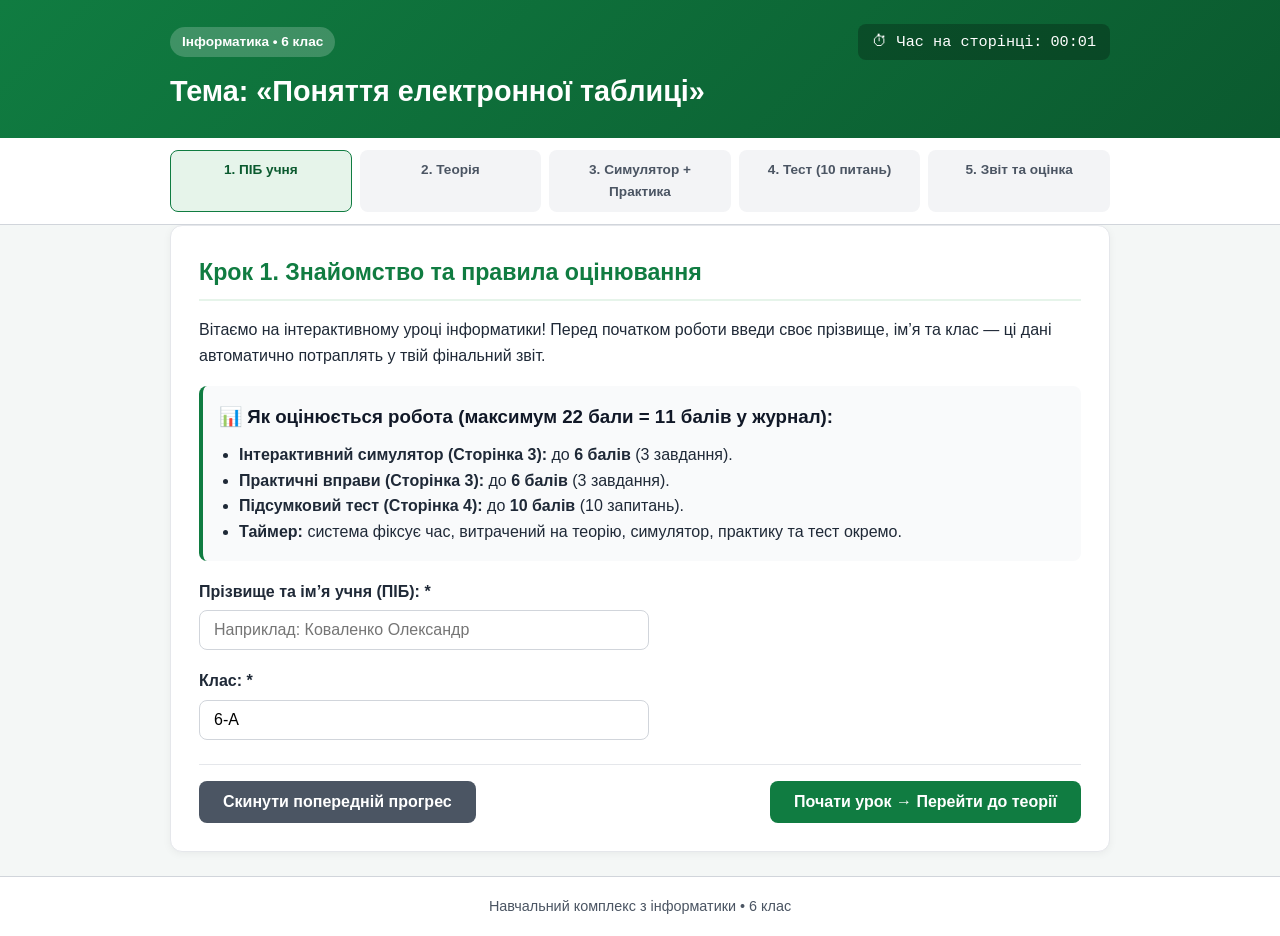
<file: index.html>
<!DOCTYPE html>
<html lang="uk">
<head>
    <meta charset="UTF-8">
    <meta name="viewport" content="width=device-width, initial-scale=1.0">
    <title>Крок 1: Реєстрація учня — Електронні таблиці (6 клас)</title>
    <link rel="stylesheet" href="style.css">
</head>
<body>
    <header>
        <div class="container">
            <div class="header-top">
                <span class="badge">Інформатика • 6 клас</span>
                <div class="timer-panel">⏱ Час на сторінці: <span id="page-timer">00:00</span></div>
            </div>
            <h1>Тема: «Поняття електронної таблиці»</h1>
        </div>
    </header>

    <div class="stepper-bar">
        <div class="container steps">
            <a href="index.html" class="step active">1. ПІБ учня</a>
            <a href="theory.html" class="step">2. Теорія</a>
            <a href="practice.html" class="step">3. Симулятор + Практика</a>
            <a href="test.html" class="step">4. Тест (10 питань)</a>
            <a href="report.html" class="step">5. Звіт та оцінка</a>
        </div>
    </div>

    <main class="container">
        <div class="card">
            <h2>Крок 1. Знайомство та правила оцінювання</h2>
            <p>Вітаємо на інтерактивному уроці інформатики! Перед початком роботи введи своє прізвище, ім’я та клас — ці дані автоматично потраплять у твій фінальний звіт.</p>

            <div class="info-box" style="margin: 18px 0;">
                <h3>📊 Як оцінюється робота (максимум 22 бали = 11 балів у журнал):</h3>
                <ul>
                    <li><strong>Інтерактивний симулятор (Сторінка 3):</strong> до <strong>6 балів</strong> (3 завдання).</li>
                    <li><strong>Практичні вправи (Сторінка 3):</strong> до <strong>6 балів</strong> (3 завдання).</li>
                    <li><strong>Підсумковий тест (Сторінка 4):</strong> до <strong>10 балів</strong> (10 запитань).</li>
                    <li><strong>Таймер:</strong> система фіксує час, витрачений на теорію, симулятор, практику та тест окремо.</li>
                </ul>
            </div>

            <form id="student-form">
                <div class="form-group">
                    <label for="student-name">Прізвище та ім’я учня (ПІБ): *</label>
                    <input type="text" id="student-name" class="input-field" placeholder="Наприклад: Коваленко Олександр" required>
                </div>

                <div class="form-group">
                    <label for="student-class">Клас: *</label>
                    <input type="text" id="student-class" class="input-field" placeholder="Наприклад: 6-А" value="6-А" required>
                </div>

                <div class="nav-buttons">
                    <button type="button" id="reset-progress-btn" class="btn btn-secondary">Скинути попередній прогрес</button>
                    <button type="submit" class="btn">Почати урок → Перейти до теорії</button>
                </div>
            </form>
        </div>
    </main>

    <footer>
        <div class="container">Навчальний комплекс з інформатики • 6 клас</div>
    </footer>

    <script src="app.js"></script>
    <script>
        document.addEventListener('DOMContentLoaded', () => {
            initPageTimer('page1', 'page-timer');
            const state = loadState();
            const nameInput = document.getElementById('student-name');
            const classInput = document.getElementById('student-class');

            if (state.studentName) nameInput.value = state.studentName;
            if (state.studentClass) classInput.value = state.studentClass;

            document.getElementById('student-form').addEventListener('submit', (e) => {
                e.preventDefault();
                const name = nameInput.value.trim();
                const cls = classInput.value.trim();
                if (!name) {
                    alert('Будь ласка, введи своє прізвище та ім’я!');
                    return;
                }
                commitCurrentPageTime();
                const updated = loadState();
                updated.studentName = name;
                updated.studentClass = cls || '6 клас';
                saveState(updated);
                window.location.href = 'theory.html';
            });

            document.getElementById('reset-progress-btn').addEventListener('click', () => {
                if (confirm('Ти впевнений, що хочеш очистити всі бали, відповіді та таймери?')) {
                    resetState();
                    nameInput.value = '';
                    classInput.value = '6-А';
                    pageEnterTimestamp = Date.now();
                    alert('Прогрес очищено!');
                }
            });
        });
    </script>
</body>
</html>
</file>
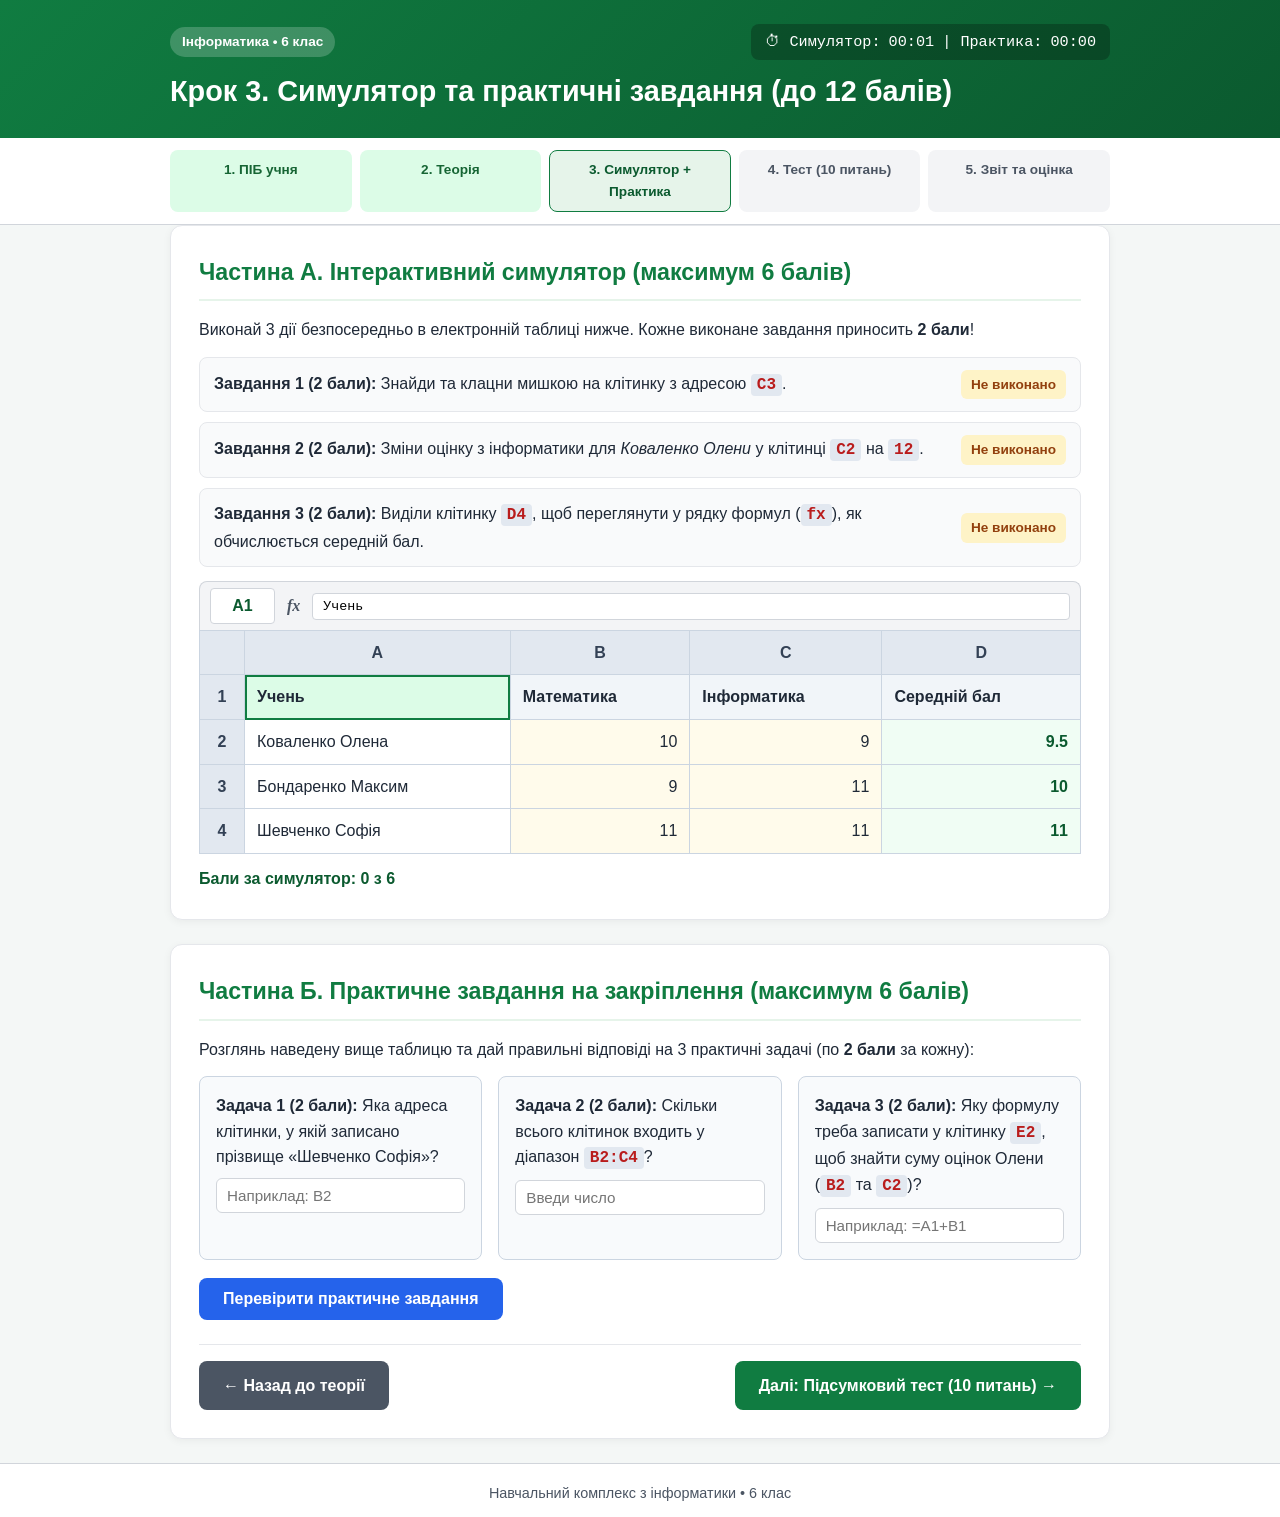
<file: practice.html>
<!DOCTYPE html>
<html lang="uk">
<head>
    <meta charset="UTF-8">
    <meta name="viewport" content="width=device-width, initial-scale=1.0">
    <title>Крок 3: Симулятор та Практика — Електронні таблиці (6 клас)</title>
    <link rel="stylesheet" href="style.css">
</head>
<body>
    <header>
        <div class="container">
            <div class="header-top">
                <span class="badge" id="header-student-info">Інформатика • 6 клас</span>
                <div class="timer-panel">
                    ⏱ Симулятор: <span id="sim-timer">00:00</span> | Практика: <span id="prac-timer">00:00</span>
                </div>
            </div>
            <h1>Крок 3. Симулятор та практичні завдання (до 12 балів)</h1>
        </div>
    </header>

    <div class="stepper-bar">
        <div class="container steps">
            <a href="index.html" class="step done">1. ПІБ учня</a>
            <a href="theory.html" class="step done">2. Теорія</a>
            <a href="practice.html" class="step active">3. Симулятор + Практика</a>
            <a href="test.html" class="step">4. Тест (10 питань)</a>
            <a href="report.html" class="step">5. Звіт та оцінка</a>
        </div>
    </div>

    <main class="container">
        <!-- ЧАСТИНА 1: СИМУЛЯТОР (6 балів) -->
        <div class="card">
            <h2>Частина А. Інтерактивний симулятор (максимум 6 балів)</h2>
            <p>Виконай 3 дії безпосередньо в електронній таблиці нижче. Кожне виконане завдання приносить <strong>2 бали</strong>!</p>

            <ul class="task-list">
                <li class="task-item">
                    <span><strong>Завдання 1 (2 бали):</strong> Знайди та клацни мишкою на клітинку з адресою <code>C3</code>.</span>
                    <span id="sim-status-1" class="task-status status-pending">Не виконано</span>
                </li>
                <li class="task-item">
                    <span><strong>Завдання 2 (2 бали):</strong> Зміни оцінку з інформатики для <em>Коваленко Олени</em> у клітинці <code>C2</code> на <code>12</code>.</span>
                    <span id="sim-status-2" class="task-status status-pending">Не виконано</span>
                </li>
                <li class="task-item">
                    <span><strong>Завдання 3 (2 бали):</strong> Виділи клітинку <code>D4</code>, щоб переглянути у рядку формул (<code>fx</code>), як обчислюється середній бал.</span>
                    <span id="sim-status-3" class="task-status status-pending">Не виконано</span>
                </li>
            </ul>

            <div class="formula-bar">
                <div class="address-box" id="active-address">A1</div>
                <div class="fx-label">fx</div>
                <input type="text" id="formula-input" readonly value="Учень">
            </div>

            <div class="table-wrapper">
                <table class="sheet" id="demo-spreadsheet">
                    <thead>
                        <tr>
                            <th style="width: 45px;"></th>
                            <th>A</th>
                            <th>B</th>
                            <th>C</th>
                            <th>D</th>
                        </tr>
                    </thead>
                    <tbody>
                        <tr>
                            <th>1</th>
                            <td data-addr="A1" class="selected-cell header-cell">Учень</td>
                            <td data-addr="B1" class="header-cell">Математика</td>
                            <td data-addr="C1" class="header-cell">Інформатика</td>
                            <td data-addr="D1" class="header-cell">Середній бал</td>
                        </tr>
                        <tr>
                            <th>2</th>
                            <td data-addr="A2">Коваленко Олена</td>
                            <td data-addr="B2" contenteditable="true" class="num-cell">10</td>
                            <td data-addr="C2" contenteditable="true" class="num-cell">9</td>
                            <td data-addr="D2" class="formula-cell" data-formula="=AVERAGE(B2:C2)">9.5</td>
                        </tr>
                        <tr>
                            <th>3</th>
                            <td data-addr="A3">Бондаренко Максим</td>
                            <td data-addr="B3" contenteditable="true" class="num-cell">9</td>
                            <td data-addr="C3" contenteditable="true" class="num-cell">11</td>
                            <td data-addr="D3" class="formula-cell" data-formula="=AVERAGE(B3:C3)">10</td>
                        </tr>
                        <tr>
                            <th>4</th>
                            <td data-addr="A4">Шевченко Софія</td>
                            <td data-addr="B4" contenteditable="true" class="num-cell">11</td>
                            <td data-addr="C4" contenteditable="true" class="num-cell">11</td>
                            <td data-addr="D4" class="formula-cell" data-formula="=AVERAGE(B4:C4)">11</td>
                        </tr>
                    </tbody>
                </table>
            </div>
            <p style="margin-top: 12px; font-weight: 600; color: var(--primary-dark);">
                Бали за симулятор: <span id="sim-score-display">0</span> з 6
            </p>
        </div>

        <!-- ЧАСТИНА 2: ПРАКТИЧНЕ ЗАВДАННЯ (6 балів) -->
        <div class="card">
            <h2>Частина Б. Практичне завдання на закріплення (максимум 6 балів)</h2>
            <p>Розглянь наведену вище таблицю та дай правильні відповіді на 3 практичні задачі (по <strong>2 бали</strong> за кожну):</p>

            <div class="practice-grid">
                <div class="practice-box">
                    <label for="prac-1"><strong>Задача 1 (2 бали):</strong> Яка адреса клітинки, у якій записано прізвище «Шевченко Софія»?</label>
                    <input type="text" id="prac-1" placeholder="Наприклад: B2">
                </div>

                <div class="practice-box">
                    <label for="prac-2"><strong>Задача 2 (2 бали):</strong> Скільки всього клітинок входить у діапазон <code>B2:C4</code>?</label>
                    <input type="number" id="prac-2" placeholder="Введи число">
                </div>

                <div class="practice-box">
                    <label for="prac-3"><strong>Задача 3 (2 бали):</strong> Яку формулу треба записати у клітинку <code>E2</code>, щоб знайти суму оцінок Олени (<code>B2</code> та <code>C2</code>)?</label>
                    <input type="text" id="prac-3" placeholder="Наприклад: =A1+B1">
                </div>
            </div>

            <div style="margin-top: 18px;">
                <button type="button" id="check-practice-btn" class="btn btn-accent">Перевірити практичне завдання</button>
            </div>
            <div id="practice-feedback" class="alert hidden"></div>

            <div class="nav-buttons">
                <a href="theory.html" class="btn btn-secondary">← Назад до теорії</a>
                <a href="test.html" class="btn">Далі: Підсумковий тест (10 питань) →</a>
            </div>
        </div>
    </main>

    <footer>
        <div class="container">Навчальний комплекс з інформатики • 6 клас</div>
    </footer>

    <script src="app.js"></script>
    <script>
        document.addEventListener('DOMContentLoaded', () => {
            const state = loadState();
            const userBadge = document.getElementById('header-student-info');
            if (userBadge && state.studentName) {
                userBadge.textContent = `Учень: ${state.studentName} (${state.studentClass})`;
            }

            // Окремий таймер для симулятора та практики на сторінці 3
            let activeSubTask = 'page3_sim'; // спочатку йде час симулятора, після виконання 3 завдань - практики
            let lastTick = Date.now();

            const simTimerEl = document.getElementById('sim-timer');
            const pracTimerEl = document.getElementById('prac-timer');

            function updateSubTimers() {
                const now = Date.now();
                const delta = (now - lastTick) / 1000;
                lastTick = now;

                const s = loadState();
                // Перевіряємо, чи виконані всі 3 завдання симулятора
                if (s.simTasks.t1 && s.simTasks.t2 && s.simTasks.t3) {
                    activeSubTask = 'page3_prac';
                }
                s.times[activeSubTask] = (s.times[activeSubTask] || 0) + delta;
                saveState(s);

                simTimerEl.textContent = formatSeconds(s.times.page3_sim || 0);
                pracTimerEl.textContent = formatSeconds(s.times.page3_prac || 0);
            }

            setInterval(updateSubTimers, 1000);

            // Оновлення UI симулятора зі збереженого стану
            function refreshSimUI() {
                const s = loadState();
                let simPoints = 0;
                if (s.simTasks.t1) {
                    document.getElementById('sim-status-1').textContent = 'Виконано (+2 б.)';
                    document.getElementById('sim-status-1').className = 'task-status status-done';
                    simPoints += 2;
                }
                if (s.simTasks.t2) {
                    document.getElementById('sim-status-2').textContent = 'Виконано (+2 б.)';
                    document.getElementById('sim-status-2').className = 'task-status status-done';
                    simPoints += 2;
                }
                if (s.simTasks.t3) {
                    document.getElementById('sim-status-3').textContent = 'Виконано (+2 б.)';
                    document.getElementById('sim-status-3').className = 'task-status status-done';
                    simPoints += 2;
                }
                s.scores.simulator = simPoints;
                saveState(s);
                document.getElementById('sim-score-display').textContent = simPoints;
            }

            refreshSimUI();

            // Логіка симулятора
            const cells = document.querySelectorAll('#demo-spreadsheet td');
            const addressBox = document.getElementById('active-address');
            const formulaInput = document.getElementById('formula-input');

            cells.forEach(cell => {
                cell.addEventListener('click', () => {
                    cells.forEach(c => c.classList.remove('selected-cell'));
                    cell.classList.add('selected-cell');

                    const addr = cell.getAttribute('data-addr');
                    addressBox.textContent = addr;

                    if (cell.hasAttribute('data-formula')) {
                        formulaInput.value = cell.getAttribute('data-formula');
                    } else {
                        formulaInput.value = cell.textContent.trim();
                    }

                    const s = loadState();
                    if (addr === 'C3' && !s.simTasks.t1) {
                        s.simTasks.t1 = true;
                        saveState(s);
                        refreshSimUI();
                    }
                    if (addr === 'D4' && !s.simTasks.t3) {
                        s.simTasks.t3 = true;
                        saveState(s);
                        refreshSimUI();
                    }
                });

                if (cell.classList.contains('num-cell')) {
                    cell.addEventListener('input', () => {
                        const val = cell.textContent.trim();
                        formulaInput.value = val;
                        recalculateAverages();

                        const addr = cell.getAttribute('data-addr');
                        const s = loadState();
                        if (addr === 'C2' && parseFloat(val.replace(',', '.')) === 12) {
                            s.simTasks.t2 = true;
                            saveState(s);
                            refreshSimUI();
                        }
                    });
                }
            });

            function recalculateAverages() {
                for (let row = 2; row <= 4; row++) {
                    const bCell = document.querySelector(`td[data-addr="B${row}"]`);
                    const cCell = document.querySelector(`td[data-addr="C${row}"]`);
                    const dCell = document.querySelector(`td[data-addr="D${row}"]`);

                    const valB = parseFloat(bCell.textContent.replace(',', '.'));
                    const valC = parseFloat(cCell.textContent.replace(',', '.'));

                    if (!isNaN(valB) && !isNaN(valC)) {
                        const avg = ((valB + valC) / 2).toFixed(1).replace(/\.0$/, '');
                        dCell.textContent = avg;
                    } else {
                        dCell.textContent = 'Помилка!';
                    }
                }
            }

            // Перевірка практичного завдання (6 балів)
            const checkPracBtn = document.getElementById('check-practice-btn');
            const pracFeedback = document.getElementById('practice-feedback');

            checkPracBtn.addEventListener('click', () => {
                // Перемикаємо таймер на практику, якщо ще не перемкнувся
                activeSubTask = 'page3_prac';

                const ans1 = document.getElementById('prac-1').value.trim().toUpperCase();
                const ans2 = document.getElementById('prac-2').value.trim();
                const ans3 = document.getElementById('prac-3').value.replace(/\s+/g, '').toUpperCase();

                let pracScore = 0;
                let details = [];

                // Задача 1: A4
                if (ans1 === 'A4' || ans1 === 'А4') { // враховуємо укр і лат А
                    pracScore += 2;
                    details.push('Задача 1: правильно (+2 б.)');
                } else {
                    details.push('Задача 1: помилка (правильно: A4)');
                }

                // Задача 2: B2:C4 -> 2 стовпці * 3 рядки = 6 клітинок
                if (ans2 === '6') {
                    pracScore += 2;
                    details.push('Задача 2: правильно (+2 б.)');
                } else {
                    details.push('Задача 2: помилка (правильно: 6 клітинок)');
                }

                // Задача 3: =B2+C2 або =C2+B2 або =SUM(B2:C2)
                const validFormulas = ['=B2+C2', '=C2+B2', '=SUM(B2:C2)', '=SUM(B2;C2)', '=СУММ(B2:C2)', '=СУММ(B2;C2)'];
                if (validFormulas.includes(ans3)) {
                    pracScore += 2;
                    details.push('Задача 3: правильно (+2 б.)');
                } else {
                    details.push('Задача 3: помилка (приклад правильної формули: =B2+C2)');
                }

                const s = loadState();
                s.scores.practice = pracScore;
                s.practiceCompleted = true;
                saveState(s);

                pracFeedback.classList.remove('hidden', 'alert-success', 'alert-warning');
                pracFeedback.classList.add(pracScore === 6 ? 'alert-success' : 'alert-warning');
                pracFeedback.innerHTML = `Результат за практичне завдання: <strong>${pracScore} з 6 балів</strong>.<br>${details.join(' • ')}`;
            });
        });
    </script>
</body>
</html>
</file>
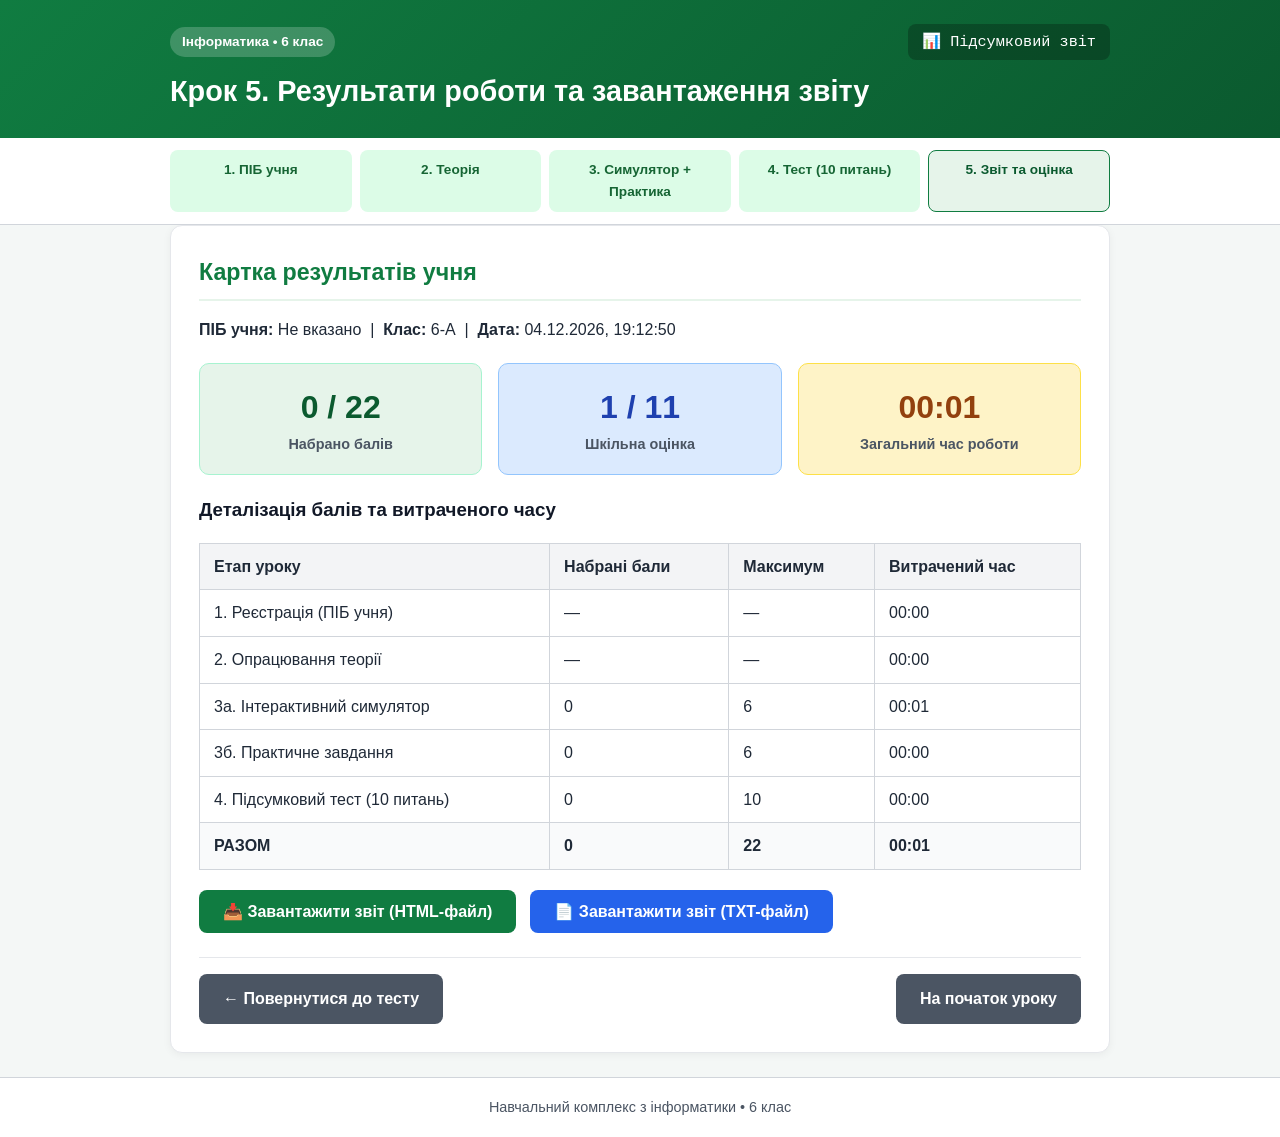
<file: report.html>
<!DOCTYPE html>
<html lang="uk">
<head>
    <meta charset="UTF-8">
    <meta name="viewport" content="width=device-width, initial-scale=1.0">
    <title>Крок 5: Підсумковий звіт — Електронні таблиці (6 клас)</title>
    <link rel="stylesheet" href="style.css">
</head>
<body>
    <header>
        <div class="container">
            <div class="header-top">
                <span class="badge" id="header-student-info">Інформатика • 6 клас</span>
                <div class="timer-panel">📊 Підсумковий звіт</div>
            </div>
            <h1>Крок 5. Результати роботи та завантаження звіту</h1>
        </div>
    </header>
    <div class="stepper-bar">
        <div class="container steps">
            <a href="index.html" class="step done">1. ПІБ учня</a>
            <a href="theory.html" class="step done">2. Теорія</a>
            <a href="practice.html" class="step done">3. Симулятор + Практика</a>
            <a href="test.html" class="step done">4. Тест (10 питань)</a>
            <a href="report.html" class="step active">5. Звіт та оцінка</a>
        </div>
    </div>
    <main class="container">
        <div class="card">
            <h2>Картка результатів учня</h2>
            <p><strong>ПІБ учня:</strong> <span id="rep-name">—</span> &nbsp;|&nbsp; <strong>Клас:</strong> <span id="rep-class">—</span> &nbsp;|&nbsp; <strong>Дата:</strong> <span id="rep-date">—</span></p>
            <div class="report-summary">
                <div class="stat-card">
                    <div class="stat-value"><span id="rep-total-22">0</span> / 22</div>
                    <div class="stat-label">Набрано балів</div>
                </div>
                <div class="stat-card" style="background: #dbeafe; border-color: #93c5fd;">
                    <div class="stat-value" style="color: #1e40af;"><span id="rep-grade-11">1</span> / 11</div>
                    <div class="stat-label">Шкільна оцінка</div>
                </div>
                <div class="stat-card" style="background: #fef3c7; border-color: #fde047;">
                    <div class="stat-value" style="color: #92400e;" id="rep-total-time">00:00</div>
                    <div class="stat-label">Загальний час роботи</div>
                </div>
            </div>
            <h3>Деталізація балів та витраченого часу</h3>
            <table class="report-table">
                <thead>
                    <tr>
                        <th>Етап уроку</th>
                        <th>Набрані бали</th>
                        <th>Максимум</th>
                        <th>Витрачений час</th>
                    </tr>
                </thead>
                <tbody>
                    <tr>
                        <td>1. Реєстрація (ПІБ учня)</td>
                        <td>—</td>
                        <td>—</td>
                        <td id="time-p1">00:00</td>
                    </tr>
                    <tr>
                        <td>2. Опрацювання теорії</td>
                        <td>—</td>
                        <td>—</td>
                        <td id="time-p2">00:00</td>
                    </tr>
                    <tr>
                        <td>3а. Інтерактивний симулятор</td>
                        <td id="score-sim">0</td>
                        <td>6</td>
                        <td id="time-sim">00:00</td>
                    </tr>
                    <tr>
                        <td>3б. Практичне завдання</td>
                        <td id="score-prac">0</td>
                        <td>6</td>
                        <td id="time-prac">00:00</td>
                    </tr>
                    <tr>
                        <td>4. Підсумковий тест (10 питань)</td>
                        <td id="score-test">0</td>
                        <td>10</td>
                        <td id="time-test">00:00</td>
                    </tr>
                    <tr style="font-weight: bold; background: #f9fafb;">
                        <td>РАЗОМ</td>
                        <td id="score-sum">0</td>
                        <td>22</td>
                        <td id="time-sum">00:00</td>
                    </tr>
                </tbody>
            </table>
            <div style="display: flex; gap: 14px; flex-wrap: wrap; margin-top: 20px;">
                <button type="button" id="download-html-btn" class="btn">📥 Завантажити звіт (HTML-файл)</button>
                <button type="button" id="download-txt-btn" class="btn btn-accent">📄 Завантажити звіт (TXT-файл)</button>
            </div>
            <div class="nav-buttons">
                <a href="test.html" class="btn btn-secondary">← Повернутися до тесту</a>
                <a href="index.html" class="btn btn-secondary">На початок уроку</a>
            </div>
        </div>
    </main>
    <footer>
        <div class="container">Навчальний комплекс з інформатики • 6 клас</div>
    </footer>
    <script src="app.js"></script>
    <script>
        document.addEventListener('DOMContentLoaded', () => {
            const state = loadState();
            const userBadge = document.getElementById('header-student-info');
            if (userBadge && state.studentName) {
                userBadge.textContent = `Учень: ${state.studentName} (${state.studentClass})`;
            }
            const studentName = state.studentName || 'Не вказано';
            const studentClass = state.studentClass || '6 клас';
            const nowStr = new Date().toLocaleString('uk-UA');
            const simScore = state.scores.simulator || 0;
            const pracScore = state.scores.practice || 0;
            const testScore = state.scores.test || 0;
            const total22 = simScore + pracScore + testScore;
            const schoolGrade = convertToSchoolGrade(total22);
            const t1 = Math.floor(state.times.page1 || 0);
            const t2 = Math.floor(state.times.page2 || 0);
            const tSim = Math.floor(state.times.page3_sim || 0);
            const tPrac = Math.floor(state.times.page3_prac || 0);
            const tTest = Math.floor(state.times.page4_test || 0);
            const tTotal = t1 + t2 + tSim + tPrac + tTest;
            document.getElementById('rep-name').textContent = studentName;
            document.getElementById('rep-class').textContent = studentClass;
            document.getElementById('rep-date').textContent = nowStr;
            document.getElementById('rep-total-22').textContent = total22;
            document.getElementById('rep-grade-11').textContent = schoolGrade;
            document.getElementById('rep-total-time').textContent = formatSeconds(tTotal);
            document.getElementById('score-sim').textContent = simScore;
            document.getElementById('score-prac').textContent = pracScore;
            document.getElementById('score-test').textContent = testScore;
            document.getElementById('score-sum').textContent = total22;
            document.getElementById('time-p1').textContent = formatSeconds(t1);
            document.getElementById('time-p2').textContent = formatSeconds(t2);
            document.getElementById('time-sim').textContent = formatSeconds(tSim);
            document.getElementById('time-prac').textContent = formatSeconds(tPrac);
            document.getElementById('time-test').textContent = formatSeconds(tTest);
            document.getElementById('time-sum').textContent = formatSeconds(tTotal);
            // Завантаження HTML-звіту
            document.getElementById('download-html-btn').addEventListener('click', () => {
                const reportHtml = `<!DOCTYPE html>
<html lang="uk">
<head>
<meta charset="UTF-8">
<title>Звіт учня — ${studentName}</title>
<style>
  body { font-family: Arial, sans-serif; padding: 30px; color: #1f2937; max-width: 750px; margin: auto; }
  h1 { color: #107c41; border-bottom: 2px solid #107c41; padding-bottom: 8px; }
  .box { background: #f3f4f6; padding: 15px; border-radius: 8px; margin-bottom: 20px; }
  table { width: 100%; border-collapse: collapse; margin-top: 15px; }
  th, td { border: 1px solid #cbd5e1; padding: 10px; text-align: left; }
  th { background: #e2e8f0; }
  .grade { font-size: 1.3rem; font-weight: bold; color: #1e40af; }
</style>
</head>
<body>
  <h1>Звіт про проходження теми «Поняття електронної таблиці»</h1>
  <div class="box">
    <p><strong>Учень (ПІБ):</strong> ${studentName}</p>
    <p><strong>Клас:</strong> ${studentClass}</p>
    <p><strong>Дата формування звіту:</strong> ${nowStr}</p>
    <p class="grade">Підсумковий результат: ${total22} з 22 балів (Шкільна оцінка: ${schoolGrade} з 11)</p>
  </div>
  <table>
    <thead>
      <tr><th>Етап роботи</th><th>Бали</th><th>Витрачений час</th></tr>
    </thead>
    <tbody>
      <tr><td>1. Реєстрація учня</td><td>—</td><td>${formatSeconds(t1)}</td></tr>
      <tr><td>2. Вивчення теорії</td><td>—</td><td>${formatSeconds(t2)}</td></tr>
      <tr><td>3а. Інтерактивний симулятор</td><td>${simScore} / 6</td><td>${formatSeconds(tSim)}</td></tr>
      <tr><td>3б. Практичне завдання</td><td>${pracScore} / 6</td><td>${formatSeconds(tPrac)}</td></tr>
      <tr><td>4. Підсумковий тест (10 питань)</td><td>${testScore} / 10</td><td>${formatSeconds(tTest)}</td></tr>
      <tr><th>РАЗОМ</th><th>${total22} / 22 (Оцінка: ${schoolGrade})</th><th>${formatSeconds(tTotal)}</th></tr>
    </tbody>
  </table>
</body>
</html>`;
                downloadFile(reportHtml, `Zvit_${sanitizeFilename(studentName)}.html`, 'text/html;charset=utf-8');
            });
            // Завантаження TXT-звіту
            document.getElementById('download-txt-btn').addEventListener('click', () => {
                const reportTxt = [
                    '====================================================',
                    'ЗВІТ ПРО ПРОХОДЖЕННЯ ТЕМИ «ПОНЯТТЯ ЕЛЕКТРОННОЇ ТАБЛИЦІ»',
                    '====================================================',
                    `Учень (ПІБ): ${studentName}`,
                    `Клас: ${studentClass}`,
                    `Дата: ${nowStr}`,
                    '----------------------------------------------------',
                    `1. Реєстрація:                час ${formatSeconds(t1)}`,
                    `2. Вивчення теорії:           час ${formatSeconds(t2)}`,
                    `3а. Симулятор:     ${simScore} / 6 б. | час ${formatSeconds(tSim)}`,
                    `3б. Практика:      ${pracScore} / 6 б. | час ${formatSeconds(tPrac)}`,
                    `4. Тест:          ${testScore} / 10 б. | час ${formatSeconds(tTest)}`,
                    '----------------------------------------------------',
                    `ВСЬОГО БАЛІВ: ${total22} з 22`,
                    `ШКІЛЬНА ОЦІНКА: ${schoolGrade} з 11 балів`,
                    `ЗАГАЛЬНИЙ ЧАС: ${formatSeconds(tTotal)}`,
                    '===================================================='
].join('\\n');
            });
            function sanitizeFilename(name) {
                return name.replace(/[^a-zA-Zа-яА-ЯіІїЇєЄґҐ0-9_-]/g, '_') || 'Uchen';
            }
            function downloadFile(content, filename, mimeType) {
                const blob = new Blob([content], { type: mimeType });
                const url = URL.createObjectURL(blob);
                const a = document.createElement('a');
                a.href = url;
                a.download = filename;
                document.body.appendChild(a);
                a.click();
                document.body.removeChild(a);
                URL.revokeObjectURL(url);
            }
        });
    </script>
</body>
</html>
</file>
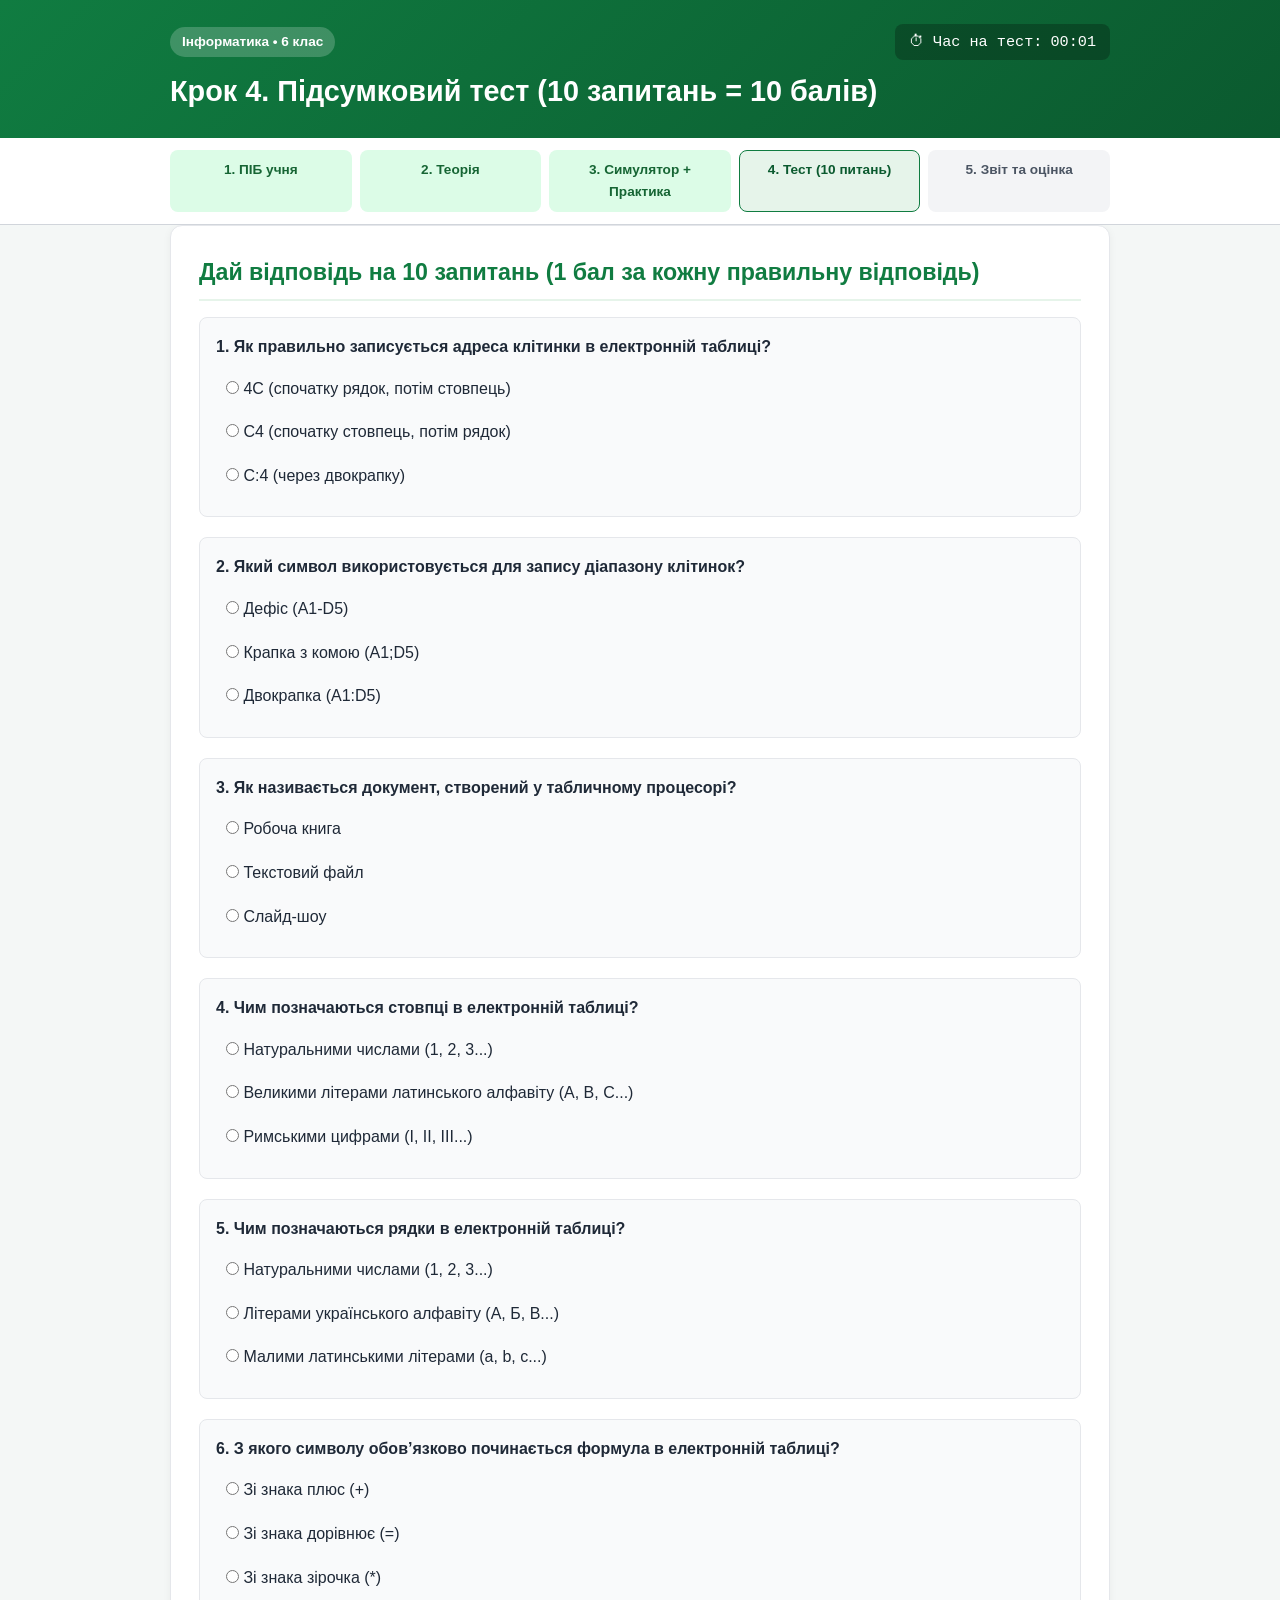
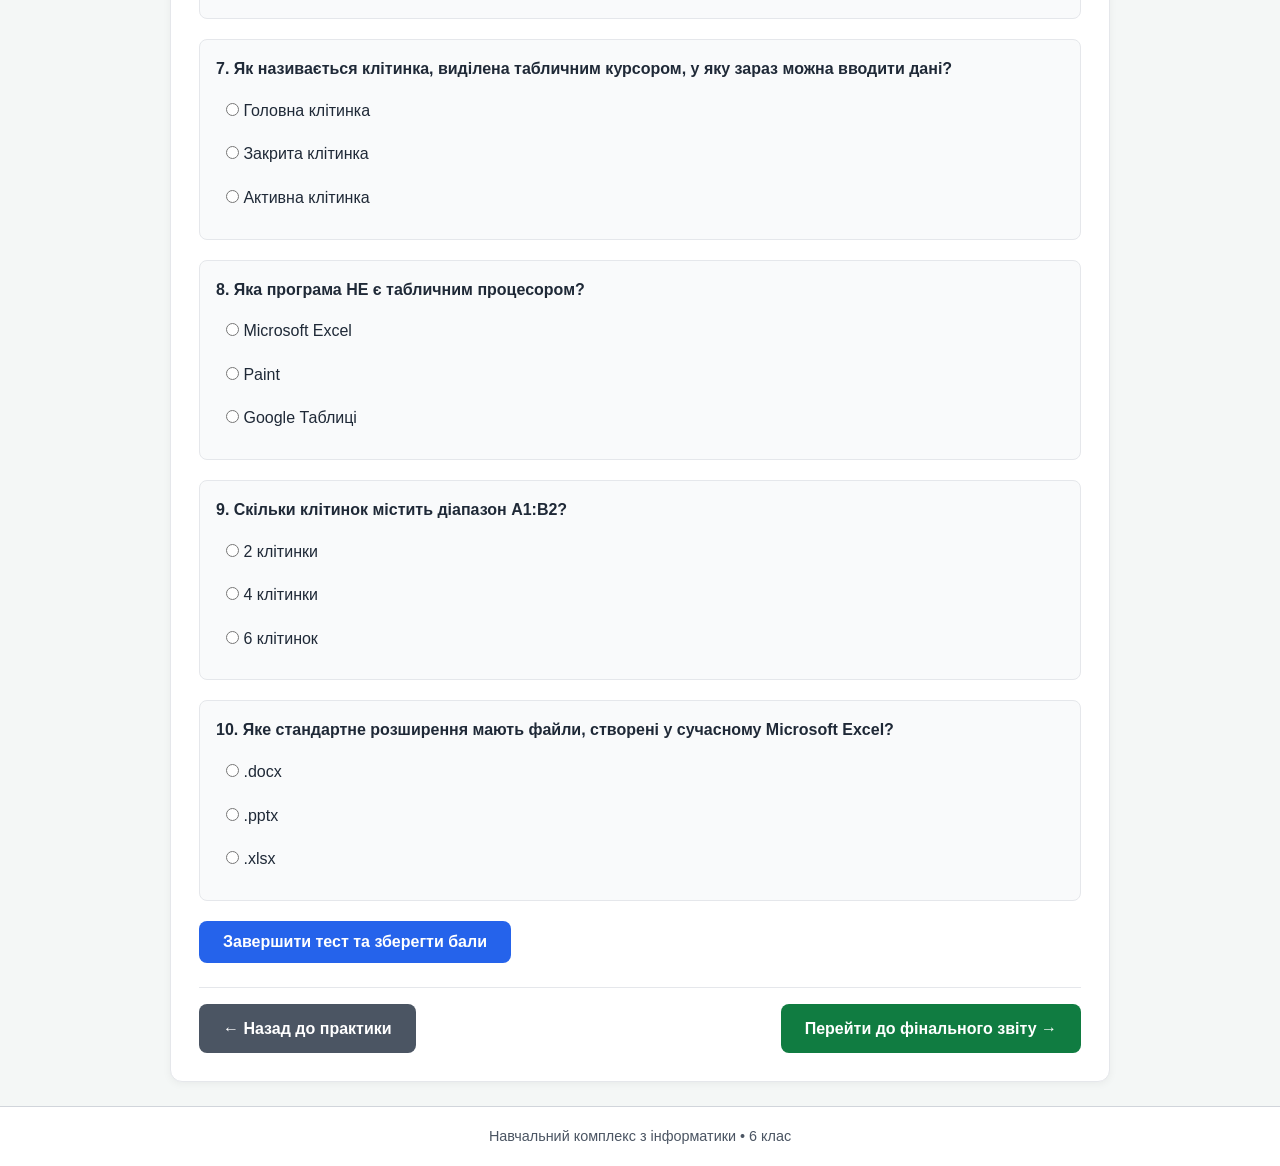
<file: test.html>
<!DOCTYPE html>
<html lang="uk">
<head>
    <meta charset="UTF-8">
    <meta name="viewport" content="width=device-width, initial-scale=1.0">
    <title>Крок 4: Тест (10 питань) — Електронні таблиці (6 клас)</title>
    <link rel="stylesheet" href="style.css">
</head>
<body>
    <header>
        <div class="container">
            <div class="header-top">
                <span class="badge" id="header-student-info">Інформатика • 6 клас</span>
                <div class="timer-panel">⏱ Час на тест: <span id="page-timer">00:00</span></div>
            </div>
            <h1>Крок 4. Підсумковий тест (10 запитань = 10 балів)</h1>
        </div>
    </header>

    <div class="stepper-bar">
        <div class="container steps">
            <a href="index.html" class="step done">1. ПІБ учня</a>
            <a href="theory.html" class="step done">2. Теорія</a>
            <a href="practice.html" class="step done">3. Симулятор + Практика</a>
            <a href="test.html" class="step active">4. Тест (10 питань)</a>
            <a href="report.html" class="step">5. Звіт та оцінка</a>
        </div>
    </div>

    <main class="container">
        <div class="card">
            <h2>Дай відповідь на 10 запитань (1 бал за кожну правильну відповідь)</h2>
            <form id="quiz-form">
                <div class="question">
                    <p>1. Як правильно записується адреса клітинки в електронній таблиці?</p>
                    <label><input type="radio" name="q1" value="a"> 4C (спочатку рядок, потім стовпець)</label>
                    <label><input type="radio" name="q1" value="correct"> C4 (спочатку стовпець, потім рядок)</label>
                    <label><input type="radio" name="q1" value="c"> C:4 (через двокрапку)</label>
                </div>

                <div class="question">
                    <p>2. Який символ використовується для запису діапазону клітинок?</p>
                    <label><input type="radio" name="q2" value="a"> Дефіс (A1-D5)</label>
                    <label><input type="radio" name="q2" value="b"> Крапка з комою (A1;D5)</label>
                    <label><input type="radio" name="q2" value="correct"> Двокрапка (A1:D5)</label>
                </div>

                <div class="question">
                    <p>3. Як називається документ, створений у табличному процесорі?</p>
                    <label><input type="radio" name="q3" value="correct"> Робоча книга</label>
                    <label><input type="radio" name="q3" value="b"> Текстовий файл</label>
                    <label><input type="radio" name="q3" value="c"> Слайд-шоу</label>
                </div>

                <div class="question">
                    <p>4. Чим позначаються стовпці в електронній таблиці?</p>
                    <label><input type="radio" name="q4" value="a"> Натуральними числами (1, 2, 3...)</label>
                    <label><input type="radio" name="q4" value="correct"> Великими літерами латинського алфавіту (A, B, C...)</label>
                    <label><input type="radio" name="q4" value="c"> Римськими цифрами (I, II, III...)</label>
                </div>

                <div class="question">
                    <p>5. Чим позначаються рядки в електронній таблиці?</p>
                    <label><input type="radio" name="q5" value="correct"> Натуральними числами (1, 2, 3...)</label>
                    <label><input type="radio" name="q5" value="b"> Літерами українського алфавіту (А, Б, В...)</label>
                    <label><input type="radio" name="q5" value="c"> Малими латинськими літерами (a, b, c...)</label>
                </div>

                <div class="question">
                    <p>6. З якого символу обов’язково починається формула в електронній таблиці?</p>
                    <label><input type="radio" name="q6" value="a"> Зі знака плюс (+)</label>
                    <label><input type="radio" name="q6" value="correct"> Зі знака дорівнює (=)</label>
                    <label><input type="radio" name="q6" value="c"> Зі знака зірочка (*)</label>
                </div>

                <div class="question">
                    <p>7. Як називається клітинка, виділена табличним курсором, у яку зараз можна вводити дані?</p>
                    <label><input type="radio" name="q7" value="a"> Головна клітинка</label>
                    <label><input type="radio" name="q7" value="b"> Закрита клітинка</label>
                    <label><input type="radio" name="q7" value="correct"> Активна клітинка</label>
                </div>

                <div class="question">
                    <p>8. Яка програма НЕ є табличним процесором?</p>
                    <label><input type="radio" name="q8" value="a"> Microsoft Excel</label>
                    <label><input type="radio" name="q8" value="correct"> Paint</label>
                    <label><input type="radio" name="q8" value="c"> Google Таблиці</label>
                </div>

                <div class="question">
                    <p>9. Скільки клітинок містить діапазон A1:B2?</p>
                    <label><input type="radio" name="q9" value="a"> 2 клітинки</label>
                    <label><input type="radio" name="q9" value="correct"> 4 клітинки</label>
                    <label><input type="radio" name="q9" value="c"> 6 клітинок</label>
                </div>

                <div class="question">
                    <p>10. Яке стандартне розширення мають файли, створені у сучасному Microsoft Excel?</p>
                    <label><input type="radio" name="q10" value="a"> .docx</label>
                    <label><input type="radio" name="q10" value="b"> .pptx</label>
                    <label><input type="radio" name="q10" value="correct"> .xlsx</label>
                </div>

                <button type="button" id="submit-test-btn" class="btn btn-accent">Завершити тест та зберегти бали</button>
            </form>

            <div id="test-feedback" class="alert hidden"></div>

            <div class="nav-buttons">
                <a href="practice.html" class="btn btn-secondary">← Назад до практики</a>
                <a href="report.html" class="btn">Перейти до фінального звіту →</a>
            </div>
        </div>
    </main>

    <footer>
        <div class="container">Навчальний комплекс з інформатики • 6 клас</div>
    </footer>

    <script src="app.js"></script>
    <script>
        document.addEventListener('DOMContentLoaded', () => {
            initPageTimer('page4_test', 'page-timer');

            // Відновлення попередніх відповідей, якщо учень повернувся
            const state = loadState();
            if (state.testAnswers) {
                for (const [qName, val] of Object.entries(state.testAnswers)) {
                    const radio = document.querySelector(`input[name="${qName}"][value="${val}"]`);
                    if (radio) radio.checked = true;
                }
            }

            document.getElementById('submit-test-btn').addEventListener('click', () => {
                const totalQ = 10;
                let score = 0;
                let answered = 0;
                const answers = {};

                for (let i = 1; i <= totalQ; i++) {
                    const qName = `q${i}`;
                    const selected = document.querySelector(`input[name="${qName}"]:checked`);
                    if (selected) {
                        answered++;
                        answers[qName] = selected.value;
                        if (selected.value === 'correct') {
                            score++;
                        }
                    }
                }

                const feedback = document.getElementById('test-feedback');
                feedback.classList.remove('hidden', 'alert-success', 'alert-warning');

                if (answered < totalQ) {
                    feedback.classList.add('alert-warning');
                    feedback.textContent = `Увага! Ти відповів на ${answered} із ${totalQ} запитань. Дай відповідь на всі запитання перед збереженням.`;
                    return;
                }

                commitCurrentPageTime();
                const s = loadState();
                s.scores.test = score;
                s.testCompleted = true;
                s.testAnswers = answers;
                saveState(s);

                feedback.classList.add('alert-success');
                feedback.innerHTML = `✅ Тест збережено! Твій результат: <strong>${score} з 10 балів</strong>. Тепер можеш перейти на сторінку 5 для завантаження звіту.`;
            });
        });
    </script>
</body>
</html>
</file>
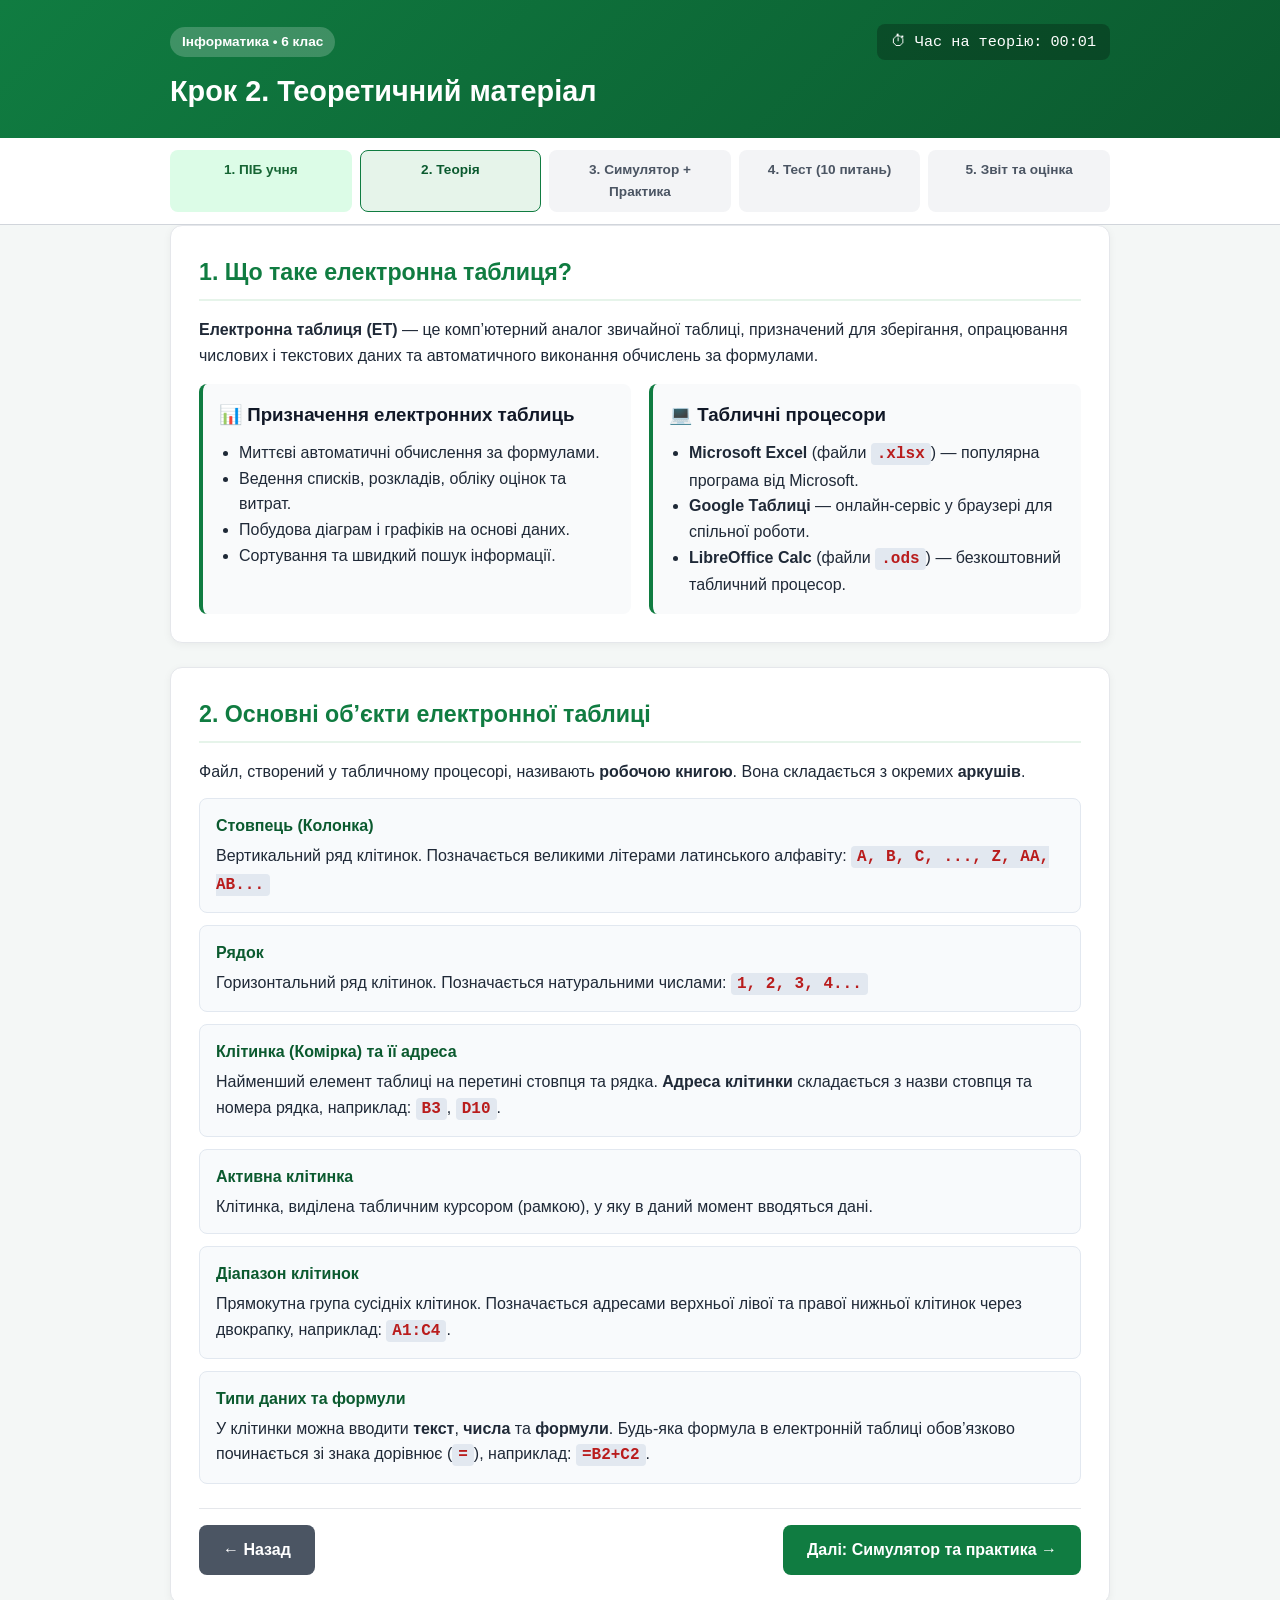
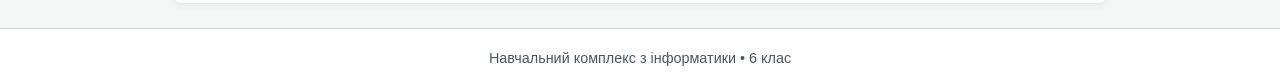
<file: theory.html>
<!DOCTYPE html>
<html lang="uk">
<head>
    <meta charset="UTF-8">
    <meta name="viewport" content="width=device-width, initial-scale=1.0">
    <title>Крок 2: Теорія — Електронні таблиці (6 клас)</title>
    <link rel="stylesheet" href="style.css">
</head>
<body>
    <header>
        <div class="container">
            <div class="header-top">
                <span class="badge" id="header-student-info">Інформатика • 6 клас</span>
                <div class="timer-panel">⏱ Час на теорію: <span id="page-timer">00:00</span></div>
            </div>
            <h1>Крок 2. Теоретичний матеріал</h1>
        </div>
    </header>

    <div class="stepper-bar">
        <div class="container steps">
            <a href="index.html" class="step done">1. ПІБ учня</a>
            <a href="theory.html" class="step active">2. Теорія</a>
            <a href="practice.html" class="step">3. Симулятор + Практика</a>
            <a href="test.html" class="step">4. Тест (10 питань)</a>
            <a href="report.html" class="step">5. Звіт та оцінка</a>
        </div>
    </div>

    <main class="container">
        <div class="card">
            <h2>1. Що таке електронна таблиця?</h2>
            <p><strong>Електронна таблиця (ЕТ)</strong> — це комп’ютерний аналог звичайної таблиці, призначений для зберігання, опрацювання числових і текстових даних та автоматичного виконання обчислень за формулами.</p>

            <div class="info-grid">
                <div class="info-box">
                    <h3>📊 Призначення електронних таблиць</h3>
                    <ul>
                        <li>Миттєві автоматичні обчислення за формулами.</li>
                        <li>Ведення списків, розкладів, обліку оцінок та витрат.</li>
                        <li>Побудова діаграм і графіків на основі даних.</li>
                        <li>Сортування та швидкий пошук інформації.</li>
                    </ul>
                </div>
                <div class="info-box">
                    <h3>💻 Табличні процесори</h3>
                    <ul>
                        <li><strong>Microsoft Excel</strong> (файли <code>.xlsx</code>) — популярна програма від Microsoft.</li>
                        <li><strong>Google Таблиці</strong> — онлайн-сервіс у браузері для спільної роботи.</li>
                        <li><strong>LibreOffice Calc</strong> (файли <code>.ods</code>) — безкоштовний табличний процесор.</li>
                    </ul>
                </div>
            </div>
        </div>

        <div class="card">
            <h2>2. Основні об’єкти електронної таблиці</h2>
            <p>Файл, створений у табличному процесорі, називають <strong>робочою книгою</strong>. Вона складається з окремих <strong>аркушів</strong>.</p>

            <div class="terms-list">
                <div class="term-item">
                    <span class="term-title">Стовпець (Колонка)</span>
                    Вертикальний ряд клітинок. Позначається великими літерами латинського алфавіту: <code>A, B, C, ..., Z, AA, AB...</code>
                </div>
                <div class="term-item">
                    <span class="term-title">Рядок</span>
                    Горизонтальний ряд клітинок. Позначається натуральними числами: <code>1, 2, 3, 4...</code>
                </div>
                <div class="term-item">
                    <span class="term-title">Клітинка (Комірка) та її адреса</span>
                    Найменший елемент таблиці на перетині стовпця та рядка. <strong>Адреса клітинки</strong> складається з назви стовпця та номера рядка, наприклад: <code>B3</code>, <code>D10</code>.
                </div>
                <div class="term-item">
                    <span class="term-title">Активна клітинка</span>
                    Клітинка, виділена табличним курсором (рамкою), у яку в даний момент вводяться дані.
                </div>
                <div class="term-item">
                    <span class="term-title">Діапазон клітинок</span>
                    Прямокутна група сусідніх клітинок. Позначається адресами верхньої лівої та правої нижньої клітинок через двокрапку, наприклад: <code>A1:C4</code>.
                </div>
                <div class="term-item">
                    <span class="term-title">Типи даних та формули</span>
                    У клітинки можна вводити <strong>текст</strong>, <strong>числа</strong> та <strong>формули</strong>. Будь-яка формула в електронній таблиці обов’язково починається зі знака дорівнює (<code>=</code>), наприклад: <code>=B2+C2</code>.
                </div>
            </div>

            <div class="nav-buttons">
                <a href="index.html" class="btn btn-secondary">← Назад</a>
                <a href="practice.html" class="btn">Далі: Симулятор та практика →</a>
            </div>
        </div>
    </main>

    <footer>
        <div class="container">Навчальний комплекс з інформатики • 6 клас</div>
    </footer>

    <script src="app.js"></script>
    <script>
        document.addEventListener('DOMContentLoaded', () => {
            initPageTimer('page2', 'page-timer');
        });
    </script>
</body>
</html>
</file>
<file: style.css>
:root {
    --primary: #107c41;
    --primary-dark: #0b5a2f;
    --primary-light: #e6f4ea;
    --bg: #f4f7f6;
    --text: #1f2937;
    --text-muted: #4b5563;
    --card-bg: #ffffff;
    --border: #d1d5db;
    --accent: #2563eb;
    --warning: #d97706;
    --danger: #dc2626;
}

* {
    box-sizing: border-box;
    margin: 0;
    padding: 0;
}

body {
    font-family: 'Segoe UI', Tahoma, Geneva, Verdana, sans-serif;
    background-color: var(--bg);
    color: var(--text);
    line-height: 1.6;
    display: flex;
    flex-direction: column;
    min-height: 100vh;
}

.container {
    max-width: 980px;
    margin: 0 auto;
    padding: 0 20px;
    width: 100%;
}

/* Шапка та навігація */
header {
    background: linear-gradient(135deg, var(--primary), var(--primary-dark));
    color: white;
    padding: 24px 0;
    box-shadow: 0 2px 6px rgba(0,0,0,0.1);
}

.header-top {
    display: flex;
    justify-content: space-between;
    align-items: center;
    flex-wrap: wrap;
    gap: 12px;
}

.badge {
    display: inline-block;
    background: rgba(255, 255, 255, 0.2);
    padding: 4px 12px;
    border-radius: 20px;
    font-size: 0.85rem;
    font-weight: 600;
}

.timer-panel {
    background: rgba(0, 0, 0, 0.25);
    padding: 6px 14px;
    border-radius: 8px;
    font-family: Consolas, monospace;
    font-size: 0.95rem;
    display: flex;
    align-items: center;
    gap: 8px;
}

header h1 {
    font-size: 1.8rem;
    margin-top: 8px;
}

/* Степпер (прогрес-бар сторінок) */
.stepper-bar {
    background: white;
    border-bottom: 1px solid var(--border);
    padding: 12px 0;
    position: sticky;
    top: 0;
    z-index: 100;
}

.steps {
    display: flex;
    justify-content: space-between;
    gap: 8px;
    overflow-x: auto;
}

.step {
    flex: 1;
    min-width: 130px;
    text-align: center;
    padding: 8px 10px;
    border-radius: 8px;
    background: #f3f4f6;
    color: var(--text-muted);
    font-size: 0.85rem;
    font-weight: 600;
    text-decoration: none;
    border: 1px solid transparent;
    transition: all 0.2s;
}

.step.active {
    background: var(--primary-light);
    color: var(--primary-dark);
    border-color: var(--primary);
}

.step.done {
    background: #dcfce7;
    color: #166534;
}

main {
    flex: 1;
    padding: 28px 0;
}

.card {
    background: var(--card-bg);
    border-radius: 12px;
    padding: 28px;
    margin-bottom: 24px;
    box-shadow: 0 2px 8px rgba(0,0,0,0.05);
    border: 1px solid #e5e7eb;
}

h2 {
    color: var(--primary);
    margin-bottom: 16px;
    font-size: 1.45rem;
    border-bottom: 2px solid var(--primary-light);
    padding-bottom: 8px;
}

h3 {
    margin-bottom: 10px;
    color: #111827;
}

/* Форми та кнопки */
.form-group {
    margin-bottom: 18px;
}

.form-group label {
    display: block;
    font-weight: 600;
    margin-bottom: 6px;
}

.input-field {
    width: 100%;
    max-width: 450px;
    padding: 10px 14px;
    border: 1px solid var(--border);
    border-radius: 8px;
    font-size: 1rem;
}

.input-field:focus {
    outline: none;
    border-color: var(--primary);
    box-shadow: 0 0 0 3px var(--primary-light);
}

.btn {
    display: inline-block;
    background: var(--primary);
    color: white;
    border: none;
    padding: 12px 24px;
    font-size: 1rem;
    font-weight: 600;
    border-radius: 8px;
    cursor: pointer;
    text-decoration: none;
    transition: background 0.2s;
}

.btn:hover {
    background: var(--primary-dark);
}

.btn-secondary {
    background: #4b5563;
}

.btn-secondary:hover {
    background: #374151;
}

.btn-accent {
    background: var(--accent);
}

.btn-accent:hover {
    background: #1d4ed8;
}

.nav-buttons {
    display: flex;
    justify-content: space-between;
    align-items: center;
    margin-top: 24px;
    padding-top: 16px;
    border-top: 1px solid #e5e7eb;
    flex-wrap: wrap;
    gap: 12px;
}

/* Сітки та картки теорії */
.info-grid {
    display: grid;
    grid-template-columns: repeat(auto-fit, minmax(280px, 1fr));
    gap: 18px;
    margin-top: 16px;
}

.info-box {
    background: #f9fafb;
    padding: 16px;
    border-radius: 8px;
    border-left: 4px solid var(--primary);
}

.info-box ul {
    padding-left: 20px;
}

.terms-list {
    display: grid;
    gap: 12px;
    margin-top: 14px;
}

.term-item {
    background: #f8fafc;
    padding: 14px 16px;
    border-radius: 8px;
    border: 1px solid #e2e8f0;
}

.term-title {
    font-weight: 700;
    color: var(--primary-dark);
    display: block;
    margin-bottom: 4px;
}

code {
    background: #e2e8f0;
    padding: 2px 6px;
    border-radius: 4px;
    font-family: Consolas, monospace;
    color: #b91c1c;
    font-weight: bold;
}

/* Симулятор та таблиця */
.formula-bar {
    display: flex;
    align-items: center;
    background: #f3f4f6;
    border: 1px solid var(--border);
    border-bottom: none;
    border-radius: 8px 8px 0 0;
    padding: 6px 10px;
    margin-top: 14px;
}

.address-box {
    background: white;
    border: 1px solid var(--border);
    padding: 4px 12px;
    font-weight: bold;
    border-radius: 4px;
    min-width: 65px;
    text-align: center;
    color: var(--primary-dark);
}

.fx-label {
    font-style: italic;
    font-weight: bold;
    color: var(--text-muted);
    margin: 0 12px;
    font-family: Georgia, serif;
}

#formula-input {
    flex: 1;
    border: 1px solid var(--border);
    background: white;
    padding: 5px 10px;
    border-radius: 4px;
    font-family: Consolas, monospace;
}

.table-wrapper {
    overflow-x: auto;
}

table.sheet {
    width: 100%;
    border-collapse: collapse;
    background: white;
}

table.sheet th, table.sheet td {
    border: 1px solid #cbd5e1;
    padding: 9px 12px;
}

table.sheet th {
    background: #e2e8f0;
    text-align: center;
    font-weight: 700;
    color: #334155;
    user-select: none;
}

table.sheet td {
    cursor: cell;
}

table.sheet td.header-cell {
    font-weight: 700;
    background: #f1f5f9;
}

table.sheet td.num-cell {
    text-align: right;
    background: #fffbeb;
}

table.sheet td.formula-cell {
    text-align: right;
    font-weight: bold;
    color: var(--primary-dark);
    background: #f0fdf4;
}

table.sheet td.selected-cell {
    outline: 2px solid var(--primary);
    outline-offset: -2px;
    background-color: #dcfce7 !important;
}

/* Завдання симулятора та практика */
.task-list {
    list-style: none;
    margin-top: 14px;
}

.task-item {
    display: flex;
    align-items: center;
    justify-content: space-between;
    padding: 12px 14px;
    border: 1px solid #e5e7eb;
    border-radius: 8px;
    margin-bottom: 10px;
    background: #f9fafb;
    gap: 12px;
}

.task-status {
    font-weight: 700;
    padding: 4px 10px;
    border-radius: 6px;
    font-size: 0.85rem;
    white-space: nowrap;
}

.status-pending {
    background: #fef3c7;
    color: #92400e;
}

.status-done {
    background: #dcfce7;
    color: #166534;
}

.practice-grid {
    display: grid;
    grid-template-columns: repeat(auto-fit, minmax(260px, 1fr));
    gap: 16px;
    margin-top: 14px;
}

.practice-box {
    background: #f8fafc;
    border: 1px solid #cbd5e1;
    padding: 16px;
    border-radius: 8px;
}

.practice-box input, .practice-box select {
    width: 100%;
    padding: 8px 10px;
    margin-top: 8px;
    border: 1px solid var(--border);
    border-radius: 6px;
    font-size: 0.95rem;
}

/* Тест */
.question {
    margin-bottom: 20px;
    padding: 16px;
    background: #f9fafb;
    border-radius: 8px;
    border: 1px solid #e5e7eb;
}

.question p {
    margin-bottom: 10px;
    font-weight: 600;
}

.question label {
    display: block;
    margin: 6px 0;
    cursor: pointer;
    padding: 6px 10px;
    border-radius: 6px;
    transition: background 0.15s;
}

.question label:hover {
    background: #e5e7eb;
}

/* Звіт */
.report-summary {
    display: grid;
    grid-template-columns: repeat(auto-fit, minmax(180px, 1fr));
    gap: 16px;
    margin: 20px 0;
}

.stat-card {
    background: var(--primary-light);
    border: 1px solid #a7f3d0;
    padding: 18px;
    border-radius: 10px;
    text-align: center;
}

.stat-value {
    font-size: 2rem;
    font-weight: 800;
    color: var(--primary-dark);
}

.stat-label {
    font-size: 0.9rem;
    color: var(--text-muted);
    font-weight: 600;
}

table.report-table {
    width: 100%;
    border-collapse: collapse;
    margin: 18px 0;
}

table.report-table th, table.report-table td {
    border: 1px solid #d1d5db;
    padding: 10px 14px;
    text-align: left;
}

table.report-table th {
    background: #f3f4f6;
}

.alert {
    padding: 14px 18px;
    border-radius: 8px;
    margin-top: 14px;
    font-weight: 600;
}

.alert-success {
    background: #dcfce7;
    color: #166534;
    border: 1px solid #86efac;
}

.alert-warning {
    background: #fef3c7;
    color: #92400e;
    border: 1px solid #fde047;
}

.hidden {
    display: none;
}

footer {
    text-align: center;
    padding: 18px 0;
    color: var(--text-muted);
    font-size: 0.9rem;
    border-top: 1px solid var(--border);
    background: white;
}
</file>
